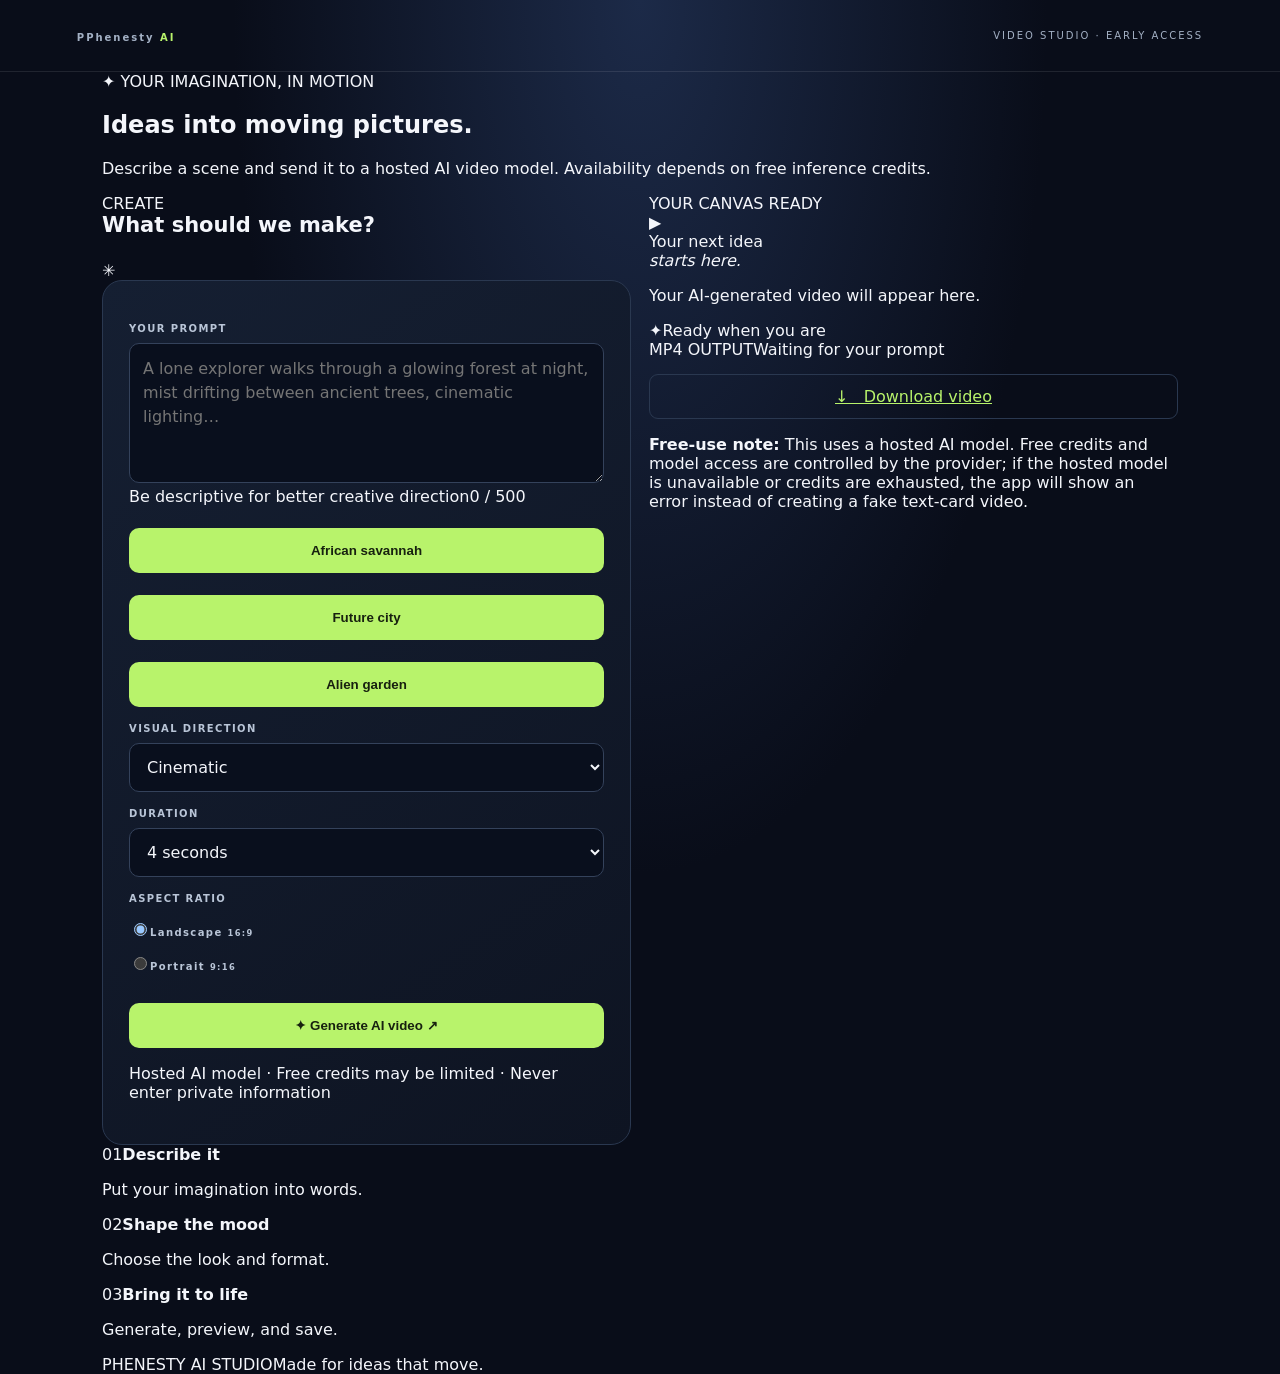
<file: index.html>
<!doctype html>
<html lang="en">
<head>
  <meta charset="utf-8">
  <meta name="viewport" content="width=device-width, initial-scale=1">
  <meta name="theme-color" content="#0b1020">
  <meta name="description" content="Generate AI videos from text prompts with Phenesty AI Video Studio.">
  <title>Phenesty AI Video Studio</title>
  <link rel="stylesheet" href="/static/style.css">
</head>
<body>
  <header class="topbar">
    <a class="brand" href="/" aria-label="Phenesty AI Video Studio home">
      <span class="brand-mark">P</span><span>Phenesty <b>AI</b></span>
    </a>
    <span class="top-pill"><span class="dot"></span> VIDEO STUDIO · EARLY ACCESS</span>
  </header>
  <main>
    <section class="hero">
      <div class="eyebrow"><span>✦</span> YOUR IMAGINATION, IN MOTION</div>
      <h1>Ideas into <span>moving pictures.</span></h1>
      <p class="hero-copy">Describe a scene and send it to a hosted AI video model. Availability depends on free inference credits.</p>
    </section>

    <section class="workspace">
      <div class="form-panel">
        <div class="panel-heading">
          <div><div class="step-label">CREATE</div><h2>What should we make?</h2></div>
          <span class="sparkle">✳</span>
        </div>
        <form id="generate-form">
          <label for="prompt">YOUR PROMPT</label>
          <textarea id="prompt" maxlength="500" required minlength="5" placeholder="A lone explorer walks through a glowing forest at night, mist drifting between ancient trees, cinematic lighting…"></textarea>
          <div class="prompt-foot"><span>Be descriptive for better creative direction</span><span id="char-count">0 / 500</span></div>
          <div class="examples">
            <button type="button" class="example" data-prompt="A lion walking across the African savannah at golden sunset, cinematic atmosphere">African savannah</button>
            <button type="button" class="example" data-prompt="A futuristic city in the clouds, flying vehicles and glowing blue architecture">Future city</button>
            <button type="button" class="example" data-prompt="A tiny astronaut exploring a colorful alien garden, whimsical animated style">Alien garden</button>
          </div>
          <div class="settings-grid">
            <div class="field">
              <label for="style">VISUAL DIRECTION</label>
              <select id="style">
                <option value="cinematic">Cinematic</option>
                <option value="animation">Animation</option>
                <option value="documentary">Documentary</option>
                <option value="fantasy">Fantasy</option>
              </select>
            </div>
            <div class="field">
              <label for="duration">DURATION</label>
              <select id="duration">
                <option value="4">4 seconds</option>
                <option value="6">6 seconds</option>
                <option value="8">8 seconds</option>
              </select>
            </div>
            <div class="field field-wide">
              <label>ASPECT RATIO</label>
              <div class="ratio-options">
                <label class="ratio selected"><input type="radio" name="ratio" value="16:9" checked><span class="ratio-icon landscape"></span><span>Landscape <small>16:9</small></span></label>
                <label class="ratio"><input type="radio" name="ratio" value="9:16"><span class="ratio-icon portrait"></span><span>Portrait <small>9:16</small></span></label>
              </div>
            </div>
          </div>
          <button class="generate-btn" id="generate-btn" type="submit"><span>✦</span> Generate AI video <span class="arrow">↗</span></button>
          <p class="fine-print">Hosted AI model · Free credits may be limited · Never enter private information</p>
        </form>
      </div>
      <div class="preview-panel">
        <div class="preview-top"><span>YOUR CANVAS</span><span class="live-tag"><i></i> READY</span></div>
        <div class="preview-canvas" id="preview-canvas">
          <div class="preview-orb orb-one"></div><div class="preview-orb orb-two"></div>
          <div class="preview-content" id="preview-content">
            <div class="play-symbol">▶</div>
            <div class="preview-title">Your next idea<br><em>starts here.</em></div>
            <p>Your AI-generated video will appear here.</p>
          </div>
          <video id="result-video" controls playsinline hidden></video>
        </div>
        <div class="job-status" id="job-status" aria-live="polite"><span class="status-icon">✦</span><span id="status-text">Ready when you are</span></div>
        <div class="preview-bottom"><span>MP4 OUTPUT</span><span id="output-size">Waiting for your prompt</span></div>
        <a class="download-btn disabled" id="download-link" href="#" aria-disabled="true">↓ &nbsp; Download video</a>
        <p class="demo-note"><b>Free-use note:</b> This uses a hosted AI model. Free credits and model access are controlled by the provider; if the hosted model is unavailable or credits are exhausted, the app will show an error instead of creating a fake text-card video.</p>
      </div>
    </section>

    <section class="steps">
      <div><span>01</span><b>Describe it</b><p>Put your imagination into words.</p></div>
      <div><span>02</span><b>Shape the mood</b><p>Choose the look and format.</p></div>
      <div><span>03</span><b>Bring it to life</b><p>Generate, preview, and save.</p></div>
    </section>
    <footer><span>PHENESTY AI STUDIO</span><span>Made for ideas that move.</span></footer>
  </main>
  <script src="/static/app.js"></script>
</body>
</html>
</file>
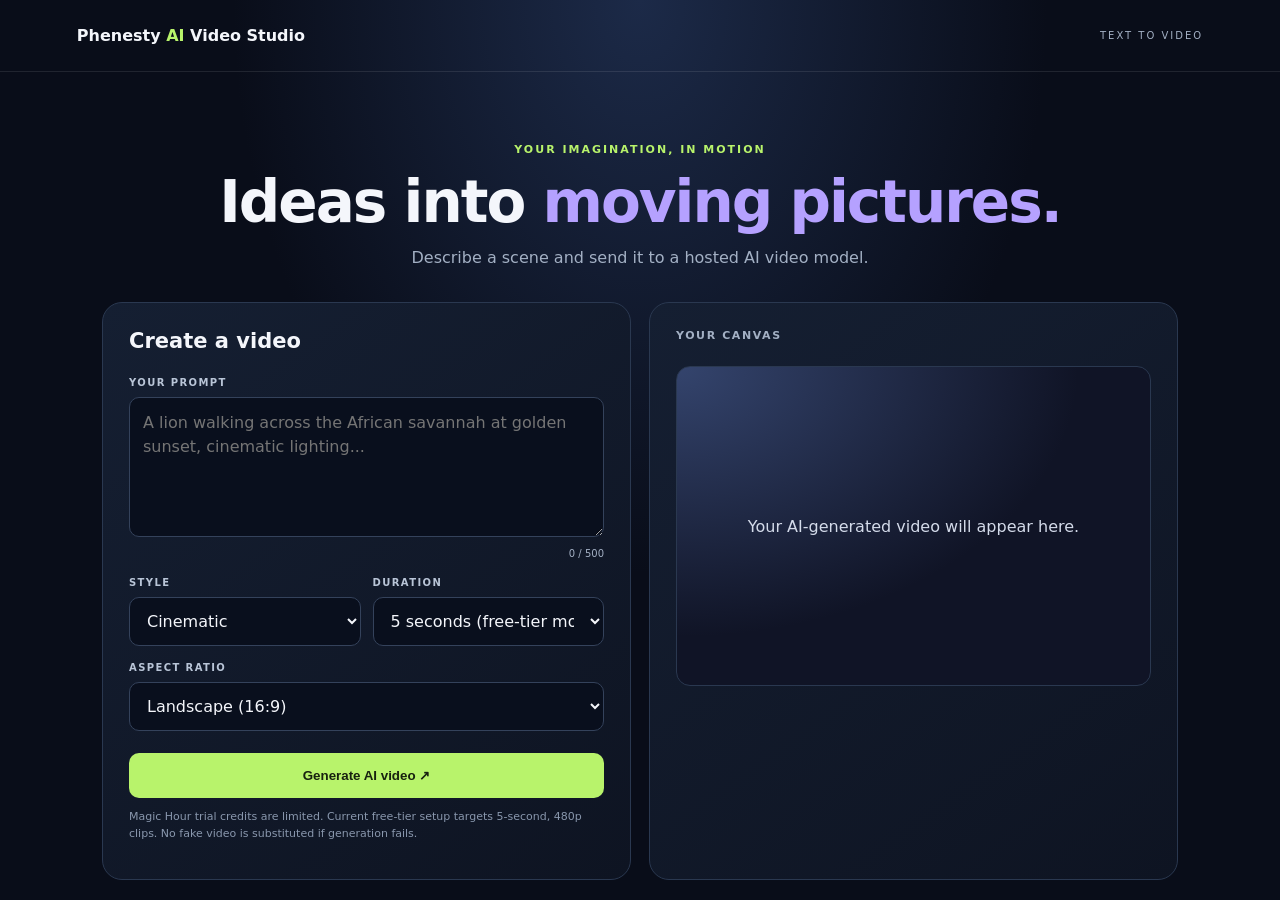
<file: static/index.html>
<!doctype html>
<html lang="en">
<head>
<meta charset="utf-8"><meta name="viewport" content="width=device-width,initial-scale=1">
<meta name="theme-color" content="#090d19"><title>Phenesty AI Video Studio</title>
<link rel="stylesheet" href="/static/style.css">
</head>
<body>
<header><a href="/">Phenesty <b>AI</b> Video Studio</a><span>TEXT TO VIDEO</span></header>
<main>
<section class="intro"><p>YOUR IMAGINATION, IN MOTION</p><h1>Ideas into <em>moving pictures.</em></h1><span>Describe a scene and send it to a hosted AI video model.</span></section>
<section class="workspace">
<form id="generate-form">
<h2>Create a video</h2>
<label for="prompt">YOUR PROMPT</label>
<textarea id="prompt" maxlength="500" minlength="5" required placeholder="A lion walking across the African savannah at golden sunset, cinematic lighting..."></textarea>
<div class="counter" id="char-count">0 / 500</div>
<div class="fields">
<div><label for="style">STYLE</label><select id="style"><option value="cinematic">Cinematic</option><option value="animation">Animation</option><option value="documentary">Documentary</option><option value="fantasy">Fantasy</option></select></div>
<div><label for="duration">DURATION</label><select id="duration"><option value="5">5 seconds (free-tier model)</option></select></div>
</div>
<label>ASPECT RATIO</label><select id="ratio"><option value="16:9">Landscape (16:9)</option><option value="9:16">Portrait (9:16)</option></select>
<button id="generate-btn" type="submit">Generate AI video ↗</button>
<p class="note">Magic Hour trial credits are limited. Current free-tier setup targets 5-second, 480p clips. No fake video is substituted if generation fails.</p>
</form>
<section class="preview"><h2>YOUR CANVAS</h2><div id="canvas"><p id="status-text">Your AI-generated video will appear here.</p><video id="result-video" controls playsinline hidden></video></div><a id="download-link" hidden download>Download video</a></section>
</section>
</main>
<script src="/static/app.js"></script>
</body></html>
</file>
<file: static/style.css>
:root{color-scheme:dark;--bg:#090d19;--panel:#121b2b;--line:#2a3850;--text:#f4f6fb;--muted:#a3b0c4;--accent:#b8f36b;--purple:#b5a1ff}*{box-sizing:border-box}body{margin:0;background:radial-gradient(ellipse at top,#1c2a48,transparent 45%),var(--bg);color:var(--text);font-family:Inter,system-ui,sans-serif;min-height:100vh}header{height:72px;padding:0 6vw;border-bottom:1px solid #ffffff18;display:flex;align-items:center;justify-content:space-between}header a{color:var(--text);font-weight:800;text-decoration:none}header b{color:var(--accent)}header span{font-size:10px;letter-spacing:2px;color:var(--muted)}main{max-width:1120px;margin:auto;padding:0 22px}.intro{text-align:center;padding:60px 0 35px}.intro p{color:var(--accent);font-weight:800;font-size:11px;letter-spacing:2px}.intro h1{font-size:clamp(34px,5vw,58px);letter-spacing:-2px;margin:12px 0}.intro em{font-style:normal;color:var(--purple)}.intro span{color:var(--muted)}.workspace{display:grid;grid-template-columns:1fr 1fr;gap:18px}.workspace form,.preview{background:linear-gradient(145deg,#151f32,#0e1422);border:1px solid var(--line);border-radius:20px;padding:26px;min-width:0}h2{margin:0 0 24px;font-size:21px}label{display:block;font-size:10px;letter-spacing:1.4px;color:#b9c5d7;font-weight:800;margin:16px 0 9px}textarea,select{font:inherit;width:100%;border:1px solid #34425b;border-radius:10px;background:#090f1d;color:var(--text);padding:13px}textarea{height:140px;resize:vertical;line-height:1.5}.counter{text-align:right;color:var(--muted);font-size:10px;margin-top:7px}.fields{display:grid;grid-template-columns:1fr 1fr;gap:12px}.fields label{margin-top:18px}button{width:100%;margin-top:22px;padding:15px;border:0;border-radius:10px;background:var(--accent);color:#17210f;font-weight:850;cursor:pointer}button:disabled{opacity:.6;cursor:wait}.note{color:#8997ad;font-size:11px;line-height:1.5}.preview h2{font-size:11px;letter-spacing:1.6px;color:var(--muted)}#canvas{min-height:320px;border:1px solid var(--line);border-radius:14px;background:radial-gradient(ellipse at top left,#34446d,transparent 60%),#101426;display:grid;place-items:center;text-align:center;padding:18px;color:#d4dbea}video{width:100%;max-height:420px;background:#000}#download-link{display:block;margin-top:15px;text-align:center;color:var(--accent);padding:12px;border:1px solid var(--line);border-radius:9px} [hidden]{display:none!important}@media(max-width:760px){.workspace{grid-template-columns:1fr}.intro{padding-top:42px}header{padding:0 18px}.workspace form,.preview{padding:20px}#canvas{min-height:260px}}
</file>
